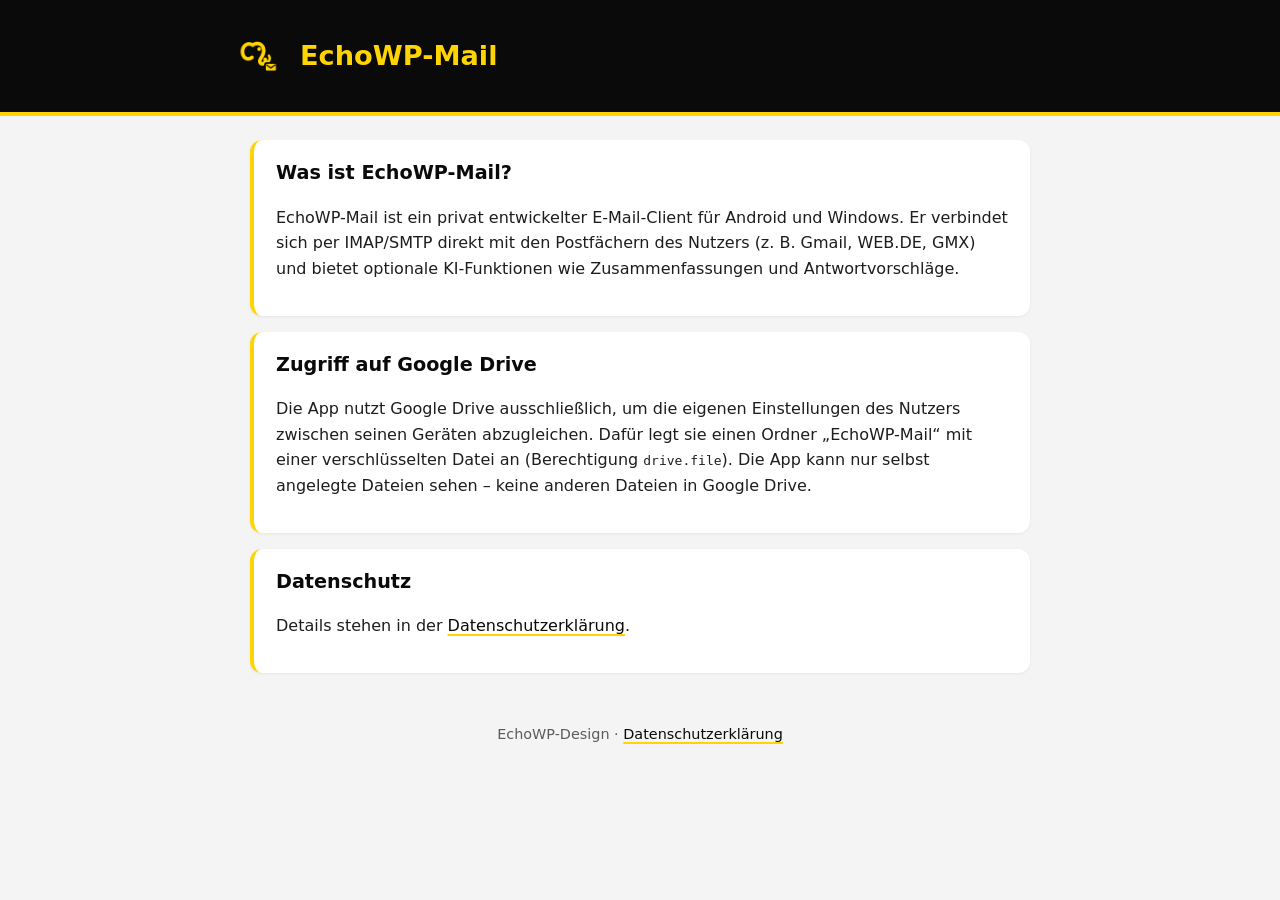
<file: index.html>
<!DOCTYPE html>
<html lang="de">
<head>
<meta charset="utf-8">
<meta name="viewport" content="width=device-width, initial-scale=1">
<title>EchoWP-Mail</title>
<meta name="description" content="EchoWP-Mail – privater E-Mail-Client für Android und Windows mit KI-Funktionen.">
<link rel="icon" href="icon.png?v=2">
<meta name="theme-color" content="#0A0A0A">
<link rel="stylesheet" href="style.css">
</head>
<body>
<header><div class="w"><img src="icon.png?v=2" alt=""><h1>EchoWP-Mail</h1></div></header>
<main class="w">
<section>
<h2>Was ist EchoWP-Mail?</h2>
<p>EchoWP-Mail ist ein privat entwickelter E-Mail-Client für Android und Windows. Er verbindet sich per IMAP/SMTP direkt mit den Postfächern des Nutzers (z.&nbsp;B. Gmail, WEB.DE, GMX) und bietet optionale KI-Funktionen wie Zusammenfassungen und Antwortvorschläge.</p>
</section>
<section>
<h2>Zugriff auf Google Drive</h2>
<p>Die App nutzt Google Drive ausschließlich, um die eigenen Einstellungen des Nutzers zwischen seinen Geräten abzugleichen. Dafür legt sie einen Ordner „EchoWP-Mail“ mit einer verschlüsselten Datei an (Berechtigung <code>drive.file</code>). Die App kann nur selbst angelegte Dateien sehen – keine anderen Dateien in Google Drive.</p>
</section>
<section>
<h2>Datenschutz</h2>
<p>Details stehen in der <a href="datenschutz.html">Datenschutzerklärung</a>.</p>
</section>
</main>
<footer>EchoWP-Design · <a href="datenschutz.html">Datenschutzerklärung</a></footer>
</body>
</html>
</file>
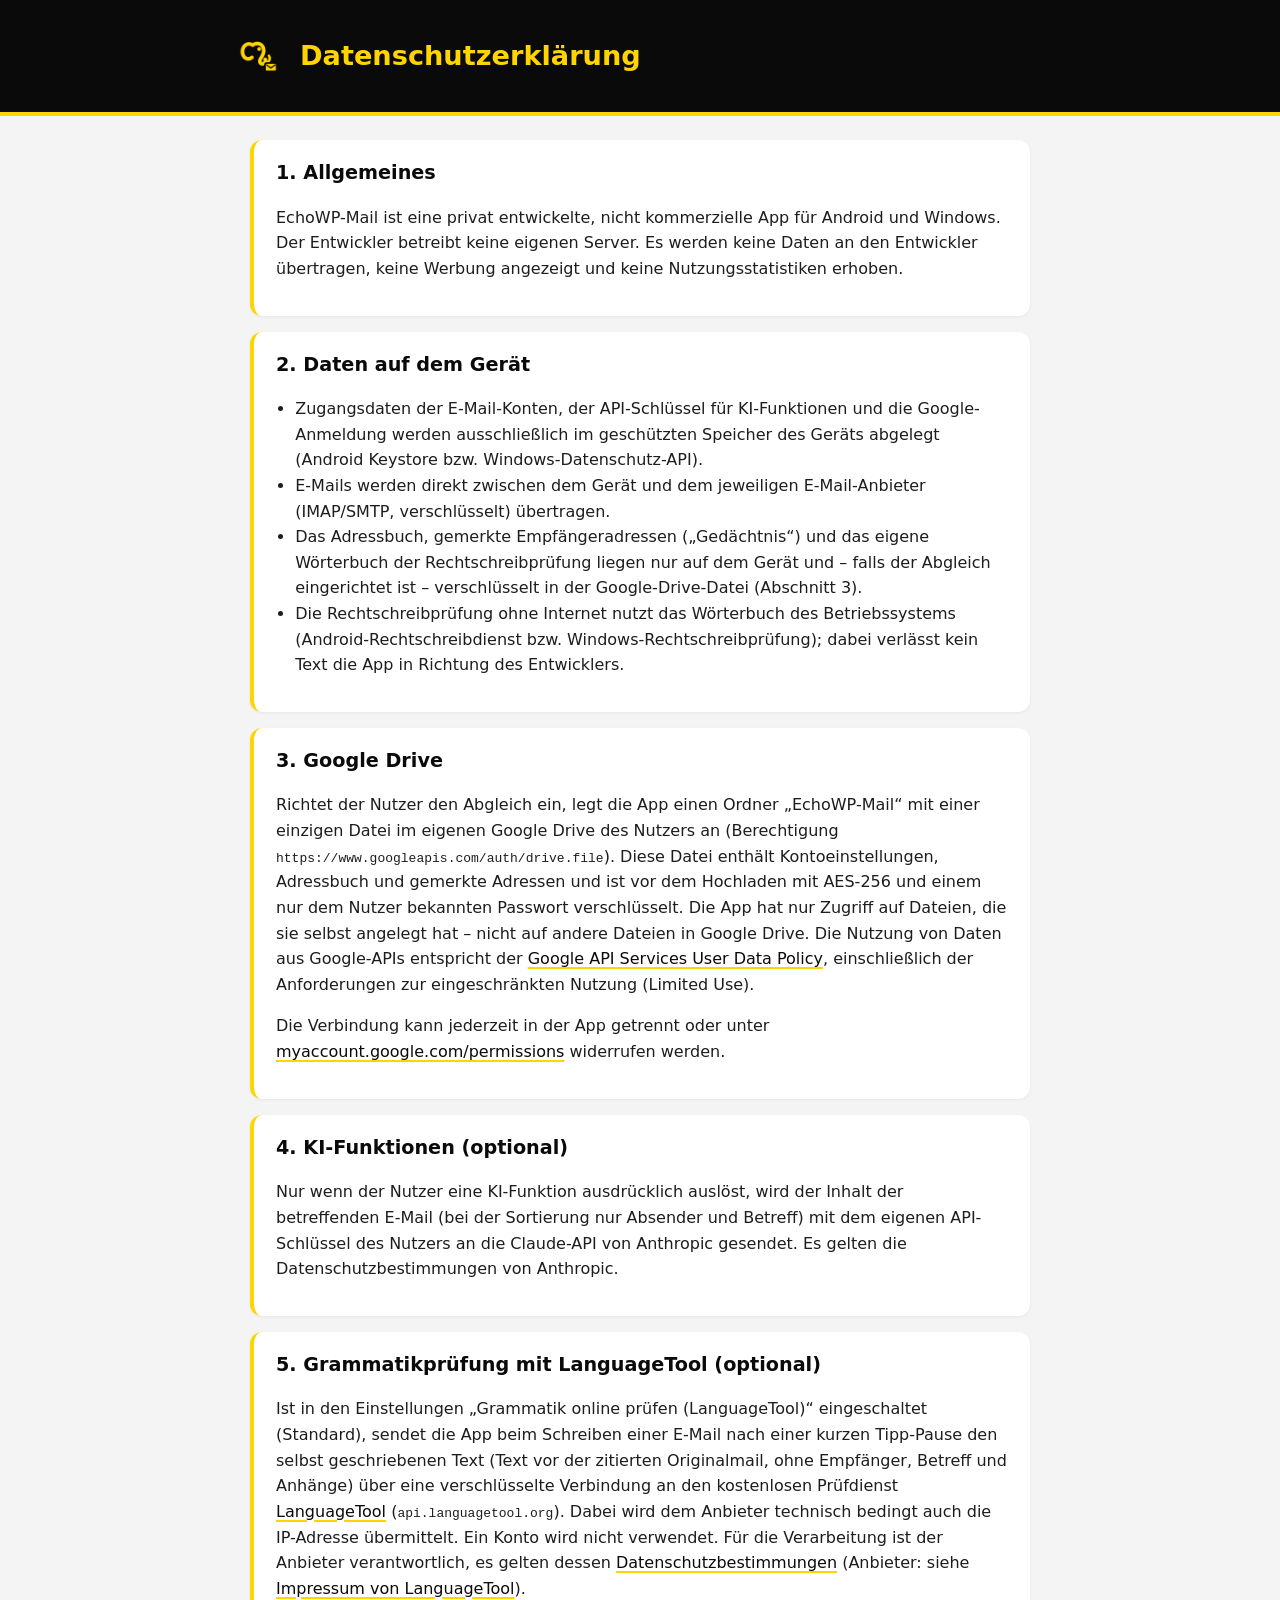
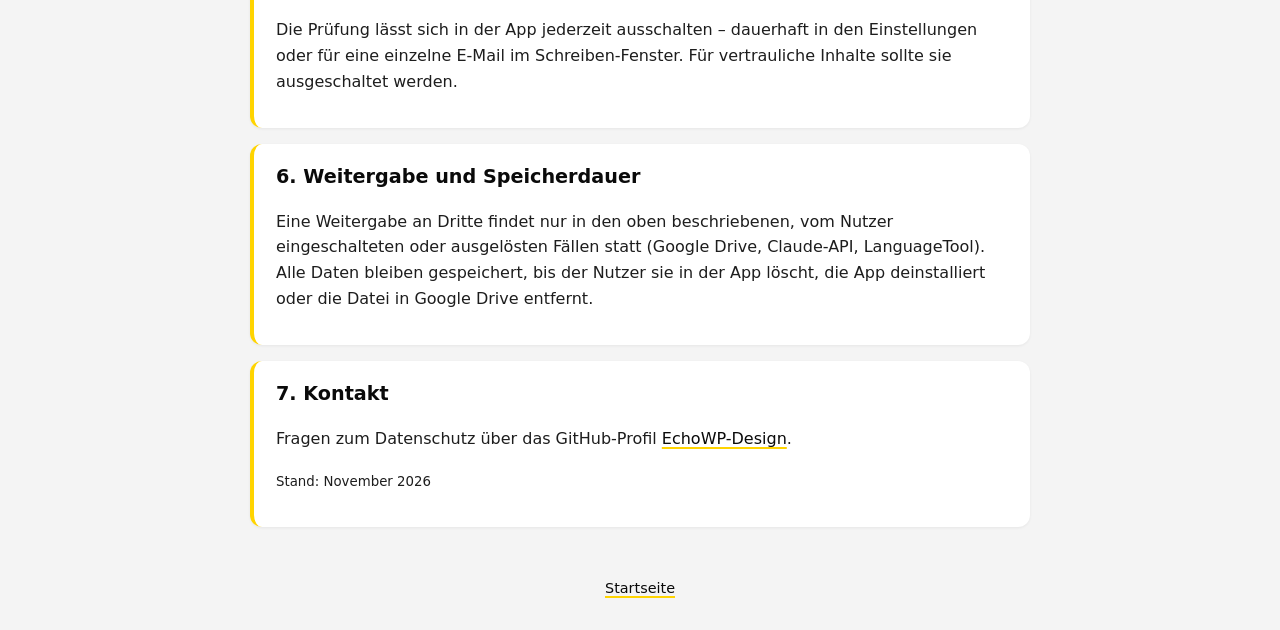
<file: datenschutz.html>
<!DOCTYPE html>
<html lang="de">
<head>
<meta charset="utf-8">
<meta name="viewport" content="width=device-width, initial-scale=1">
<title>Datenschutzerklärung – EchoWP-Mail</title>
<link rel="icon" href="icon.png?v=2">
<meta name="theme-color" content="#0A0A0A">
<link rel="stylesheet" href="style.css">
</head>
<body>
<header><div class="w"><img src="icon.png?v=2" alt=""><h1>Datenschutzerklärung</h1></div></header>
<main class="w">
<section>
<h2>1. Allgemeines</h2>
<p>EchoWP-Mail ist eine privat entwickelte, nicht kommerzielle App für Android und Windows. Der Entwickler betreibt keine eigenen Server. Es werden keine Daten an den Entwickler übertragen, keine Werbung angezeigt und keine Nutzungsstatistiken erhoben.</p>
</section>
<section>
<h2>2. Daten auf dem Gerät</h2>
<ul>
<li>Zugangsdaten der E-Mail-Konten, der API-Schlüssel für KI-Funktionen und die Google-Anmeldung werden ausschließlich im geschützten Speicher des Geräts abgelegt (Android Keystore bzw. Windows-Datenschutz-API).</li>
<li>E-Mails werden direkt zwischen dem Gerät und dem jeweiligen E-Mail-Anbieter (IMAP/SMTP, verschlüsselt) übertragen.</li>
<li>Das Adressbuch, gemerkte Empfängeradressen („Gedächtnis“) und das eigene Wörterbuch der Rechtschreibprüfung liegen nur auf dem Gerät und – falls der Abgleich eingerichtet ist – verschlüsselt in der Google-Drive-Datei (Abschnitt 3).</li>
<li>Die Rechtschreibprüfung ohne Internet nutzt das Wörterbuch des Betriebssystems (Android-Rechtschreibdienst bzw. Windows-Rechtschreibprüfung); dabei verlässt kein Text die App in Richtung des Entwicklers.</li>
</ul>
</section>
<section>
<h2>3. Google Drive</h2>
<p>Richtet der Nutzer den Abgleich ein, legt die App einen Ordner „EchoWP-Mail“ mit einer einzigen Datei im eigenen Google Drive des Nutzers an (Berechtigung <code>https://www.googleapis.com/auth/drive.file</code>). Diese Datei enthält Kontoeinstellungen, Adressbuch und gemerkte Adressen und ist vor dem Hochladen mit AES-256 und einem nur dem Nutzer bekannten Passwort verschlüsselt. Die App hat nur Zugriff auf Dateien, die sie selbst angelegt hat – nicht auf andere Dateien in Google Drive. Die Nutzung von Daten aus Google-APIs entspricht der <a href="https://developers.google.com/terms/api-services-user-data-policy">Google API Services User Data Policy</a>, einschließlich der Anforderungen zur eingeschränkten Nutzung (Limited Use).</p>
<p>Die Verbindung kann jederzeit in der App getrennt oder unter <a href="https://myaccount.google.com/permissions">myaccount.google.com/permissions</a> widerrufen werden.</p>
</section>
<section>
<h2>4. KI-Funktionen (optional)</h2>
<p>Nur wenn der Nutzer eine KI-Funktion ausdrücklich auslöst, wird der Inhalt der betreffenden E-Mail (bei der Sortierung nur Absender und Betreff) mit dem eigenen API-Schlüssel des Nutzers an die Claude-API von Anthropic gesendet. Es gelten die Datenschutzbestimmungen von Anthropic.</p>
</section>
<section>
<h2>5. Grammatikprüfung mit LanguageTool (optional)</h2>
<p>Ist in den Einstellungen „Grammatik online prüfen (LanguageTool)“ eingeschaltet (Standard), sendet die App beim Schreiben einer E-Mail nach einer kurzen Tipp-Pause den selbst geschriebenen Text (Text vor der zitierten Originalmail, ohne Empfänger, Betreff und Anhänge) über eine verschlüsselte Verbindung an den kostenlosen Prüfdienst <a href="https://languagetool.org">LanguageTool</a> (<code>api.languagetool.org</code>). Dabei wird dem Anbieter technisch bedingt auch die IP-Adresse übermittelt. Ein Konto wird nicht verwendet. Für die Verarbeitung ist der Anbieter verantwortlich, es gelten dessen <a href="https://languagetool.org/legal/privacy">Datenschutzbestimmungen</a> (Anbieter: siehe <a href="https://languagetool.org/legal">Impressum von LanguageTool</a>).</p>
<p>Die Prüfung lässt sich in der App jederzeit ausschalten – dauerhaft in den Einstellungen oder für eine einzelne E-Mail im Schreiben-Fenster. Für vertrauliche Inhalte sollte sie ausgeschaltet werden.</p>
</section>
<section>
<h2>6. Weitergabe und Speicherdauer</h2>
<p>Eine Weitergabe an Dritte findet nur in den oben beschriebenen, vom Nutzer eingeschalteten oder ausgelösten Fällen statt (Google Drive, Claude-API, LanguageTool). Alle Daten bleiben gespeichert, bis der Nutzer sie in der App löscht, die App deinstalliert oder die Datei in Google Drive entfernt.</p>
</section>
<section>
<h2>7. Kontakt</h2>
<p>Fragen zum Datenschutz über das GitHub-Profil <a href="https://github.com/EchoWP-Design">EchoWP-Design</a>.</p>
<p><small>Stand: November 2026</small></p>
</section>
</main>
<footer><a href="index.html">Startseite</a></footer>
</body>
</html>
</file>
<file: style.css>
:root{--y:#FFD400;--k:#0A0A0A}
*{box-sizing:border-box}body{margin:0;font-family:system-ui,-apple-system,"Segoe UI",Roboto,sans-serif;line-height:1.6;color:#1d1d1d;background:#f4f4f4}
header{background:var(--k);color:var(--y);padding:28px 20px;border-bottom:4px solid var(--y)}header .w{display:flex;align-items:center;gap:14px}
header img{width:56px;height:56px;border-radius:50%}header h1{margin:0;font-size:1.7rem}
.w{max-width:820px;margin:0 auto}main{padding:24px 20px}
section{background:#fff;border-radius:12px;padding:18px 22px;margin:0 0 16px;box-shadow:0 1px 3px rgba(0,0,0,.06);border-left:4px solid var(--y)}
h2{margin-top:0;font-size:1.2rem;color:var(--k)}a{color:var(--k);text-decoration-color:var(--y);text-decoration-thickness:2px;text-underline-offset:3px}ul{padding-left:1.2rem}
footer{text-align:center;font-size:.9rem;color:#5b5b5b;padding:10px 20px 30px}
</file>
